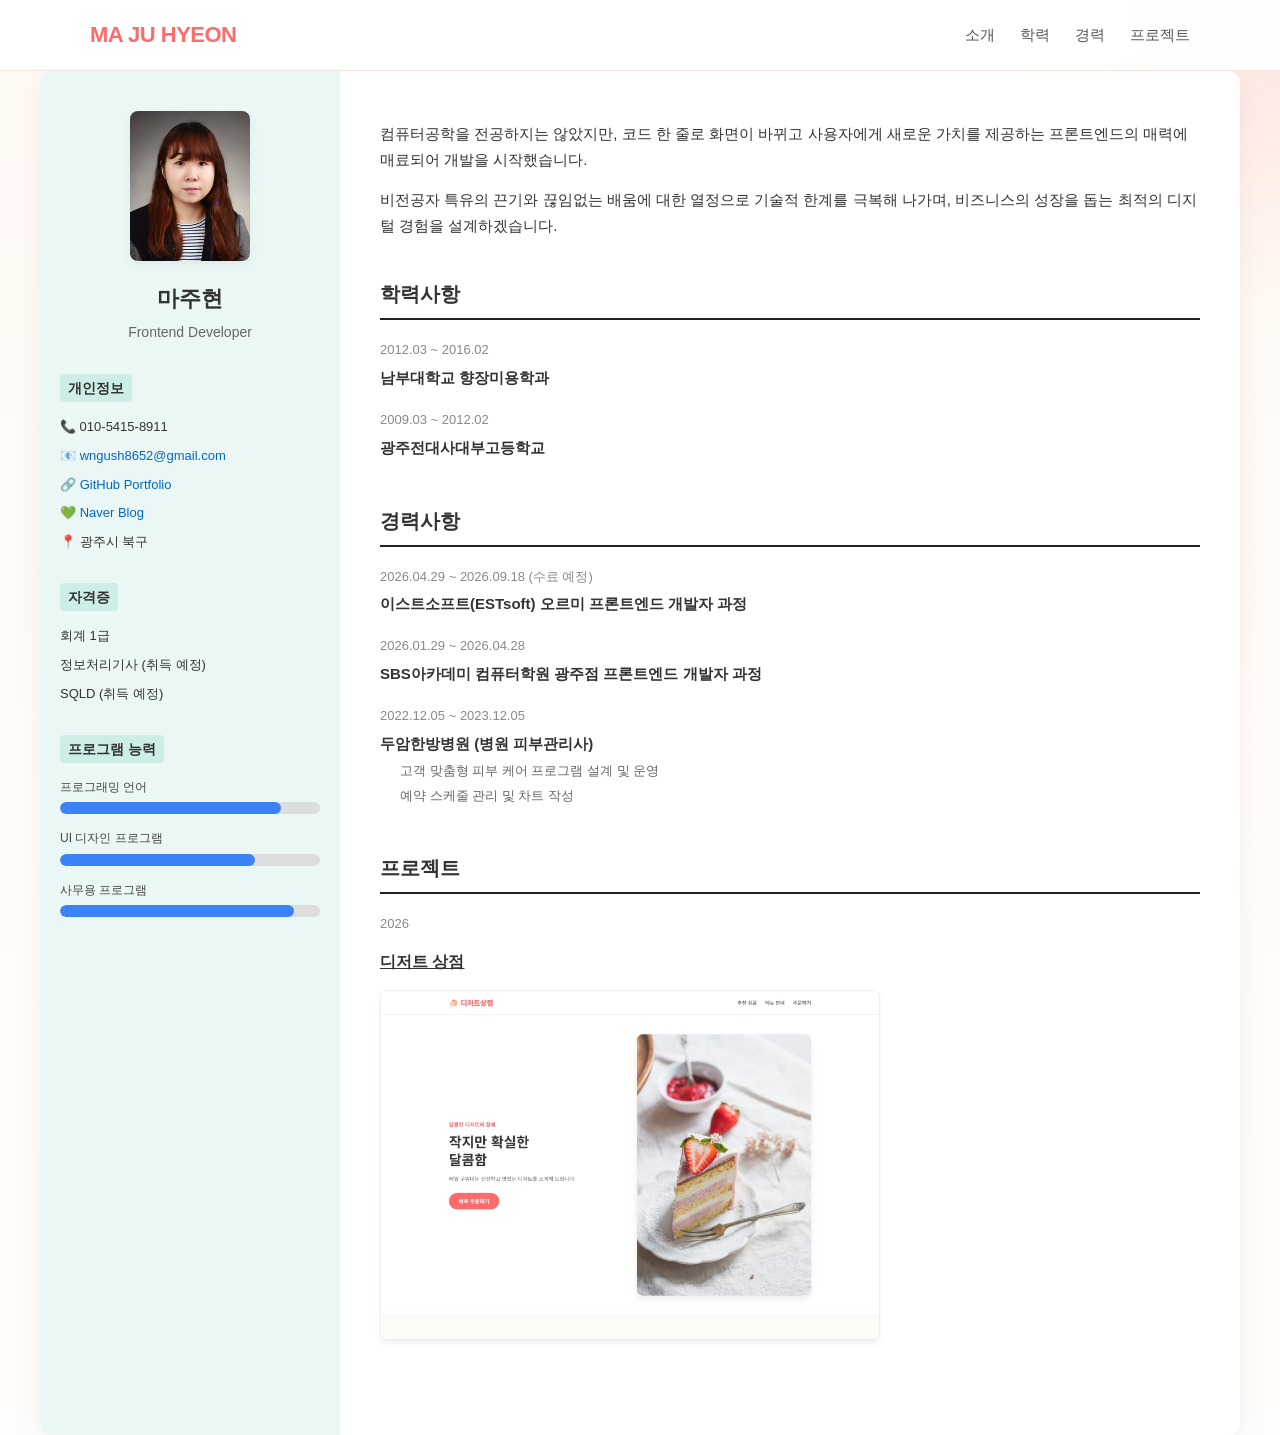
<file: index.html>
<!doctype html>
<html lang="ko">
  <head>
    <meta charset="UTF-8" />
    <meta name="viewport" content="width=device-width, initial-scale=1.0" />
    <title>마주현 | Frontend Developer Resume</title>
   
    <link rel="stylesheet" href="reset.css" />
    <link rel="stylesheet" href="style.css" />
  </head>
  <body>
    <!-- 1. 상단 네비게이션 헤더 영역 -->
    <header class="top-navbar">
      <div class="nav-container">
        <div class="logo">
          <a href="#">MA JU HYEON</a>
        </div>
        <ul class="nav-menu">
          <li><a href="#about">소개</a></li>
          <li><a href="#education">학력</a></li>
          <li><a href="#experience">경력</a></li>
          <li><a href="#projects">프로젝트</a></li>
        </ul>
      </div>
    </header>

    <!-- 메인 레이아웃 컨테이너 -->
    <main class="main-container">
      <!-- 2. 왼쪽 사이드바 영역 -->
      <aside class="sidebar">
        <!-- 상대 경로(./)를 사용하여 이미지 지정 -->
        <img src="./profile.jpg" alt="마주현 프로필" class="profile-img" />
        <h1 class="profile-name">마주현</h1>
        <p class="profile-job">Frontend Developer</p>

        <!-- 개인정보 -->
        <div class="info-section">
          <div class="info-title">개인정보</div>
          <ul class="info-list">
            <li>📞 010-5415-8911</li>
            <li>
              📧 <a href="mailto:wngush8652@gmail.com">wngush8652@gmail.com</a>
            </li>
            <li>
              🔗
              <a href="https://github.com" target="_blank">GitHub Portfolio</a>
            </li>
            <li>
              💚 <a href="https://naver.com" target="_blank">Naver Blog</a>
            </li>
            <li>📍 광주시 북구</li>
          </ul>
        </div>

        <!-- 자격증 -->
        <div class="info-section">
          <div class="info-title">자격증</div>
          <ul class="info-list">
            <li>회계 1급</li>
            <li>정보처리기사 (취득 예정)</li>
            <li>SQLD (취득 예정)</li>
          </ul>
        </div>

        <!-- 프로그램 능력 -->
        <div class="info-section">
          <div class="info-title">프로그램 능력</div>

          <div class="skill-bar-container">
            <div class="skill-name">프로그래밍 언어</div>
            <div class="progress-bar">
              <div class="progress-fill" style="width: 85%"></div>
            </div>
          </div>

          <div class="skill-bar-container">
            <div class="skill-name">UI 디자인 프로그램</div>
            <div class="progress-bar">
              <div class="progress-fill" style="width: 75%"></div>
            </div>
          </div>

          <div class="skill-bar-container">
            <div class="skill-name">사무용 프로그램</div>
            <div class="progress-bar">
              <div class="progress-fill" style="width: 90%"></div>
            </div>
          </div>
        </div>
      </aside>

      <!-- 3. 오른쪽 상세 컨텐츠 영역 -->
      <section class="content-area">
        <!-- 소개글 -->
        <div id="about" class="intro-text">
          <p>
            컴퓨터공학을 전공하지는 않았지만, 코드 한 줄로 화면이 바뀌고
            사용자에게 새로운 가치를 제공하는 프론트엔드의 매력에 매료되어
            개발을 시작했습니다.
          </p>
          <p>
            비전공자 특유의 끈기와 끊임없는 배움에 대한 열정으로 기술적 한계를
            극복해 나가며, 비즈니스의 성장을 돕는 최적의 디지털 경험을
            설계하겠습니다.
          </p>
        </div>

        <!-- 학력사항 -->
        <section id="education" class="resume-section">
          <h3 class="section-title">학력사항</h3>
          <div class="timeline-item">
            <div class="timeline-date">2012.03 ~ 2016.02</div>
            <div class="timeline-content">
              <h4>남부대학교 향장미용학과</h4>
            </div>
          </div>
          <div class="timeline-item">
            <div class="timeline-date">2009.03 ~ 2012.02</div>
            <div class="timeline-content">
              <h4>광주전대사대부고등학교</h4>
            </div>
          </div>
        </section>

        <!-- 경력사항 -->
        <section id="experience" class="resume-section">
          <h3 class="section-title">경력사항</h3>
          <div class="timeline-item">
            <div class="timeline-date">2026.04.29 ~ 2026.09.18 (수료 예정)</div>
            <div class="timeline-content">
              <h4>이스트소프트(ESTsoft) 오르미 프론트엔드 개발자 과정</h4>
            </div>
          </div>
          <div class="timeline-item">
            <div class="timeline-date">2026.01.29 ~ 2026.04.28</div>
            <div class="timeline-content">
              <h4>SBS아카데미 컴퓨터학원 광주점 프론트엔드 개발자 과정</h4>
            </div>
          </div>
          <div class="timeline-item">
            <div class="timeline-date">2022.12.05 ~ 2023.12.05</div>
            <div class="timeline-content">
              <h4>두암한방병원 (병원 피부관리사)</h4>
              <ul class="bullet-list">
                <li>고객 맞춤형 피부 케어 프로그램 설계 및 운영</li>
                <li>예약 스케줄 관리 및 차트 작성</li>
              </ul>
            </div>
          </div>
        </section>

        <!-- 프로젝트 -->
        <section id="projects" class="resume-section">
          <h3 class="section-title">프로젝트</h3>
          <div class="timeline-date">2026</div>
          <div class="project-card">
            <h4><a href="#">디저트 상점</a></h4>

            <!-- 이미지 박스 처리 -->
            <div class="project-img-box">
              <img src="./dessert.jpg" alt="디저트 상점 프로젝트 화면" />
            </div>
          </div>
        </section>
      </section>
      <!-- content-area 닫기 -->
    </main>
    <!-- main-container 닫기 -->
  </body>
</html>
</file>
<file: style.css>
/* ==========================================
   상단 네비게이션 헤더 영역 (Flexbox)
   ========================================== */
.top-navbar {
  background-color: rgba(
    255,
    255,
    255,
    0.95
  ); /* 은은하게 뒤가 비치는 반투명 흰색 */
  backdrop-filter: blur(5px); /* 상단 고정 시 뒤쪽 배경 흐림 처리 효과 */
  border-bottom: 1px solid #f0e6df;
  position: sticky; /* 스크롤 시 상단 고정 */
  top: 0;
  z-index: 1000;
  padding: 0 20px;
}

.nav-container {
  display: flex;
  max-width: 1100px;
  height: 70px; /* 네비게이션 높이 */
  margin: 0 auto;
  align-items: center; /* 세로 중앙 정렬 */
  justify-content: space-between; /* 좌우 끝 정렬 */
}

.logo a {
  font-size: 22px;
  font-weight: 900;
  color: #ff6b6b;
  letter-spacing: -0.5px;
}

.nav-menu {
  display: flex;
  gap: 25px; /* 메뉴 간격 */
}

.nav-menu a {
  color: #555;
  font-size: 15px;
  font-weight: 500;
  transition: color 0.2s;
}

.nav-menu a:hover {
  color: #ff6b6b; /* 마우스 올렸을 때 하이라이트 효과 */
}

/* ==========================================
   이력서 2단 본문 레이아웃 구조
   ========================================== */
.main-container {
  display: flex;
  max-width: 1100px;
  margin: 40px auto; /* 위아래 여백을 주어 공중에 뜬 고급스러운 액자 느낌 구현 */
  background-color: #fff;
  border-radius: 12px; /* 전체 테두리 부드럽게 */
  overflow: hidden; /* 모서리 영역 내부 요소가 삐져나가지 않게 차단 */
  box-shadow: 0 10px 30px rgba(0, 0, 0, 0.05); /* 은은한 입체감 그림자 */
}

/* 왼쪽 사이드바 (프로필 정보) */
.sidebar {
  width: 25%;
  background-color: #eaf7f4; /* 부드러운 민트/하늘색 톤 배경 */
  padding: 40px 20px;
  text-align: center;
}

.profile-img {
  width: 120px;
  height: 150px;
  object-fit: cover;
  margin: 0 auto 20px; /* 블록 이미지 가로 중앙 정렬 */
  border-radius: 8px;
  box-shadow: 0 4px 10px rgba(0, 0, 0, 0.05);
}

.profile-name {
  font-size: 22px;
  font-weight: bold;
  margin-bottom: 5px;
}

.profile-job {
  font-size: 14px;
  color: #666;
  margin-bottom: 30px;
}

.info-section {
  text-align: left;
  margin-bottom: 30px;
}

.info-title {
  font-size: 14px;
  font-weight: bold;
  background-color: #cceee7;
  padding: 3px 8px;
  display: inline-block;
  margin-bottom: 15px;
  border-radius: 4px;
}

.info-list {
  font-size: 13px;
  margin-bottom: 20px;
}

.info-list li {
  margin-bottom: 8px;
  word-break: break-all;
}

.info-list a {
  color: #0066cc;
}

/* 역량 게이지 바 */
.skill-bar-container {
  margin-bottom: 15px;
}

.skill-name {
  font-size: 12px;
  text-align: left;
  margin-bottom: 5px;
  color: #444;
}

.progress-bar {
  width: 100%;
  height: 12px;
  background-color: #ddd;
  border-radius: 6px;
  overflow: hidden;
}

.progress-fill {
  height: 100%;
  background-color: #3b82f6; /* 파란색 게이지 */
  border-radius: 6px;
}

/* 오른쪽 상세 컨텐츠 영역 */
.content-area {
  width: 75%;
  padding: 50px 40px;
}

.intro-text {
  font-size: 15px;
  line-height: 1.7;
  margin-bottom: 40px;
}

.intro-text p {
  margin-bottom: 15px;
}

/* 섹션 공통 */
.resume-section {
  margin-bottom: 45px;
}

.section-title {
  font-size: 20px;
  font-weight: bold;
  border-bottom: 2px solid #222;
  padding-bottom: 8px;
  margin-bottom: 20px;
}

.timeline-item {
  margin-bottom: 20px;
}

.timeline-date {
  font-size: 13px;
  color: #888;
  margin-bottom: 5px;
}

.timeline-content h4 {
  font-size: 15px;
  font-weight: bold;
  margin-bottom: 5px;
}

.timeline-content p {
  font-size: 14px;
  color: #555;
}

.bullet-list {
  padding-left: 20px;
  margin-top: 5px;
  font-size: 13px;
  color: #666;
}

.bullet-list li {
  margin-bottom: 4px;
}

/* 프로젝트 이미지 박스 처리 */
.project-card {
  margin-top: 15px;
}

.project-card h4 a {
  text-decoration: underline;
}

.project-card h4 a:hover {
  color: #ff6b6b;
}

.project-img-box {
  margin-top: 15px;
  max-width: 500px;
  height: 350px;
  border: 1px solid #eee;
  border-radius: 6px;
  overflow-y: auto; /* 너무 긴 이미지를 스크롤 박스 형태로 깔끔하게 가둠 */
  box-shadow: 0 4px 6px rgba(0, 0, 0, 0.05);
}

 /* ==========================================
    1. 모바일 반응형 브레이크포인트 (767px 이하)
   ========================================== */
@media (max-width: 767px) {
  .top-navbar {
    padding: 0;
  }
  .nav-container {
    height: auto;
    flex-direction: column;
    padding: 12px 0;
    gap: 10px;
  }
  .nav-menu {
    gap: 15px;
  }
  .nav-menu a {
    font-size: 14px;
  }
  .main-container {
    margin: 0 auto;
    border-radius: 0;
    flex-direction: column; /* 세로 1단 배치 */
  }
  .sidebar {
    width: 100%;
    padding: 40px 24px;
  }
  .info-section {
    margin-bottom: 25px;
  }
  .content-area {
    width: 100%;
    padding: 30px 20px;
    word-break: keep-all;
  }
  .intro-text {
    font-size: 14px;
    line-height: 1.6;
  }
  .section-title {
    font-size: 18px;
    margin-bottom: 15px;
  }
  .timeline-date {
    font-size: 12px;
    margin-bottom: 3px;
  }
  .timeline-content h4 {
    font-size: 14px;
  }
  .timeline-content p {
    font-size: 13px;
  }
  .project-img-box {
    max-width: 100%;
    height: 250px;
  }
}

/* ==========================================
    2. 태블릿 브레이크포인트 (화면 너비가 768px 이상일 때)
   ========================================== */
@media screen and (min-width: 768px) {
  .main-container {
    flex-direction: row; /* 태블릿부터는 가로 2단 구조로 변경! */
  }
}

/* ==========================================
    3. 데스크톱 브레이크포인트 (화면 너비가 1024px 이상일 때)
   ========================================== */
@media screen and (min-width: 1024px) {
  body {
    font-size: 16px; /* 데스크톱 큰 화면에서는 글씨를 조금 더 크게 */
  }
  .main-container {
    max-width: 1024px; /* 화면이 너무 옆으로 퍼지지 않게 중앙 정렬 */
    margin: 0 auto;
  }
}

/* ==========================================
    4. 대형 화면 브레이크포인트 (화면 너비가 1280px 이상일 때)
   ========================================== */
@media screen and (min-width: 1280px) {
  .main-container {
    max-width: 1200px; /* 더 큰 모니터에서는 이 정도 크기로 고정 */
  }
}
</file>
